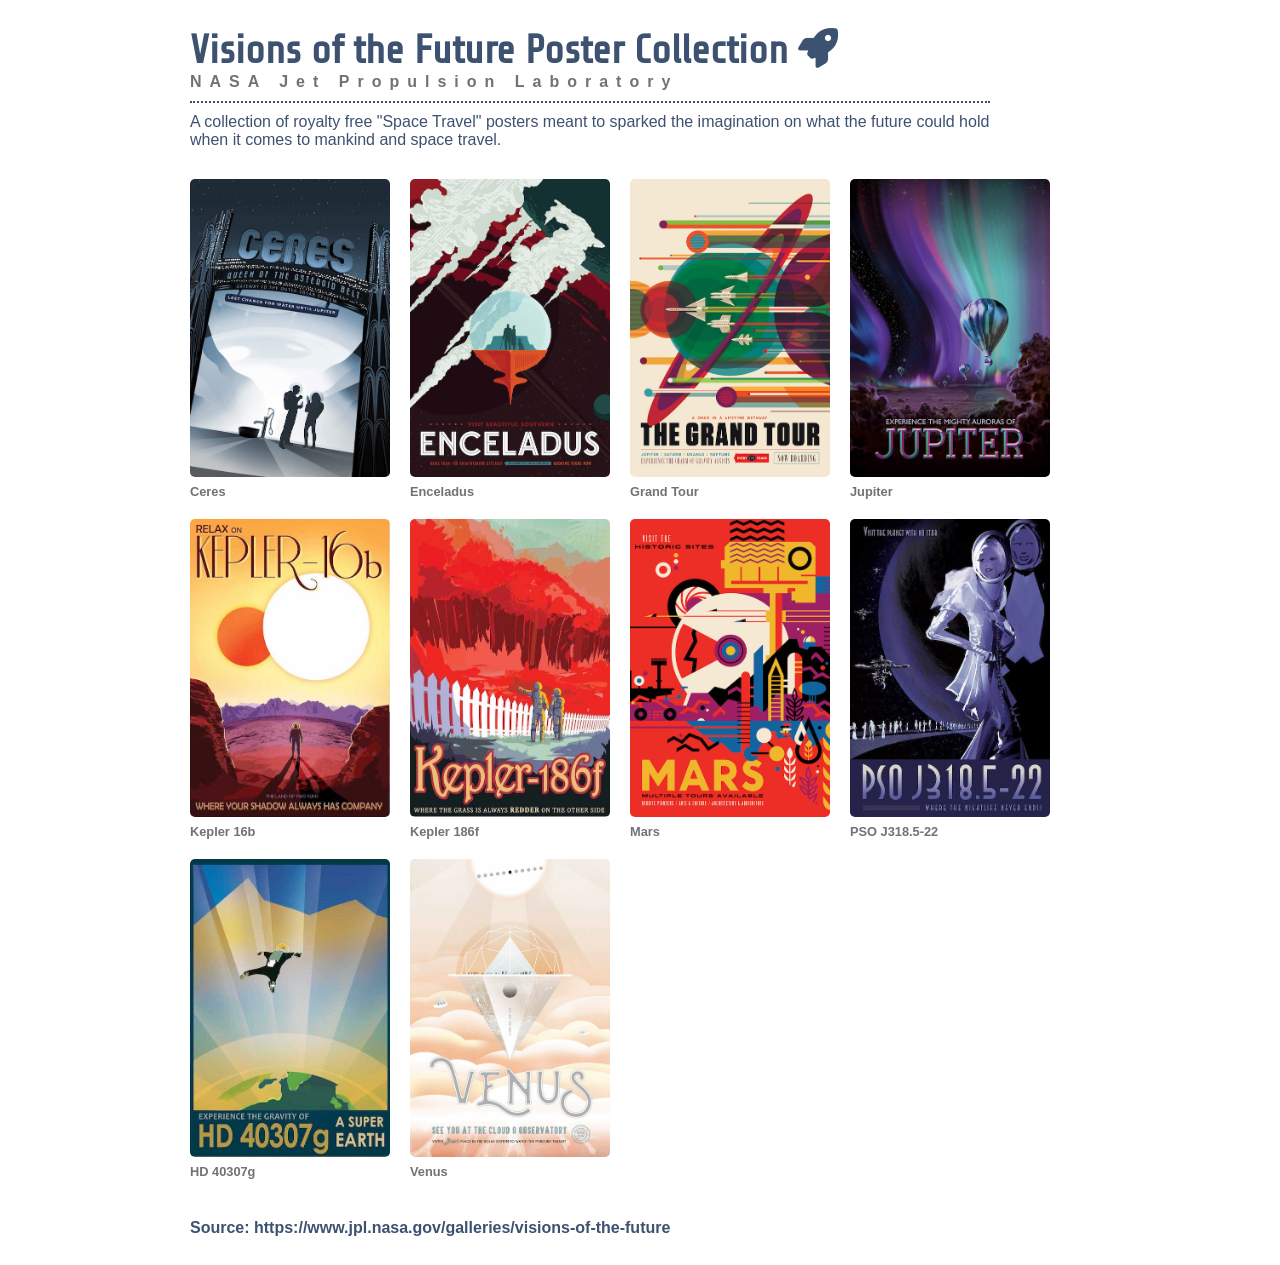
<file: index.html>
<!DOCTYPE html>
<html lang="en">
  <head>
    <meta charset="UTF-8">
    <meta name="viewport" content="width=device-width, initial-scale=1.0">
    <title>Image Gallery</title>
    <link rel="stylesheet" href="css/styles.css">
  </head>
  <body class="g-base">
    <div id="p-home">
      <header id="s-header">
        <div class="g-heading">Visions of the Future Poster Collection <i class="fa-solid fa-rocket"></i></div>
        <div class="g-sub-heading">NASA Jet Propulsion Laboratory</div>
      </header>

      <aside id="s-aside">
        A collection of royalty free "Space Travel" posters meant to sparked the imagination on what the future could hold when it comes to mankind and space travel.
      </aside>

      <main id="s-thumbnail-links">
        <figure>
          <a href="thumb01.htm"><img src="images/ceres.jpg" id="featured" width="200" height="298" alt="Ceres Space Travel Poster"></a>
          <figcaption>Ceres</figcaption>
        </figure>

        <figure>
          <a href="thumb02.htm"><img src="images/enceladus.jpg" width="200" height="298" alt="Enceladus Space Travel Poster"></a>
          <figcaption>Enceladus</figcaption>
        </figure>

        <figure>
          <a href="thumb03.htm"><img src="images/grand_tour.jpg" width="200" height="298" alt="Grand Tour Space Travel Poster"></a>
          <figcaption>Grand Tour</figcaption>
        </figure>

        <figure>
          <a href="thumb04.htm"><img src="images/jupiter.jpg" width="200" height="298" alt="Jupiter Space Travel Poster"></a>
          <figcaption>Jupiter</figcaption>
        </figure>

        <figure>
          <a href="thumb05.htm"><img src="images/kepler16b.jpg" width="200" height="298" alt="kepler 16b Space Travel Poster"></a>
          <figcaption>Kepler 16b</figcaption>
        </figure>

        <figure>
          <a href="thumb06.htm"><img src="images/kepler186f.jpg" width="200" height="298" alt="kepler 186f Space Travel Poster"></a>
          <figcaption>Kepler 186f</figcaption>
        </figure>

        <figure>
          <a href="thumb07.htm"><img src="images/mars.jpg" width="200" height="298" alt="Mars Space Travel Poster"></a>
          <figcaption>Mars</figcaption>
        </figure>

        <figure>
          <a href="thumb08.htm"><img src="images/nightlife.jpg" width="200" height="298" alt="PSO J319.5-22 Space Travel Poster"></a>
          <figcaption>PSO J318.5-22</figcaption>
        </figure>

        <figure>
          <a href="thumb09.htm"><img src="images/superearth.jpg" width="200" height="298" alt="HD 40307g Space Travel Poster"></a>
          <figcaption>HD 40307g</figcaption>
        </figure>

        <figure>
          <a href="thumb10.htm"><img src="images/venus.jpg" width="200" height="298" alt="Venus Space Travel Poster"></a>
          <figcaption>Venus</figcaption>
        </figure>
      </main>
      
      <footer id="s-footer">
        Source: <a href="https://www.jpl.nasa.gov/galleries/visions-of-the-future" target="_blank">https://www.jpl.nasa.gov/galleries/visions-of-the-future</a>
      </footer>
    </div>
  </body>
</html>
</file>
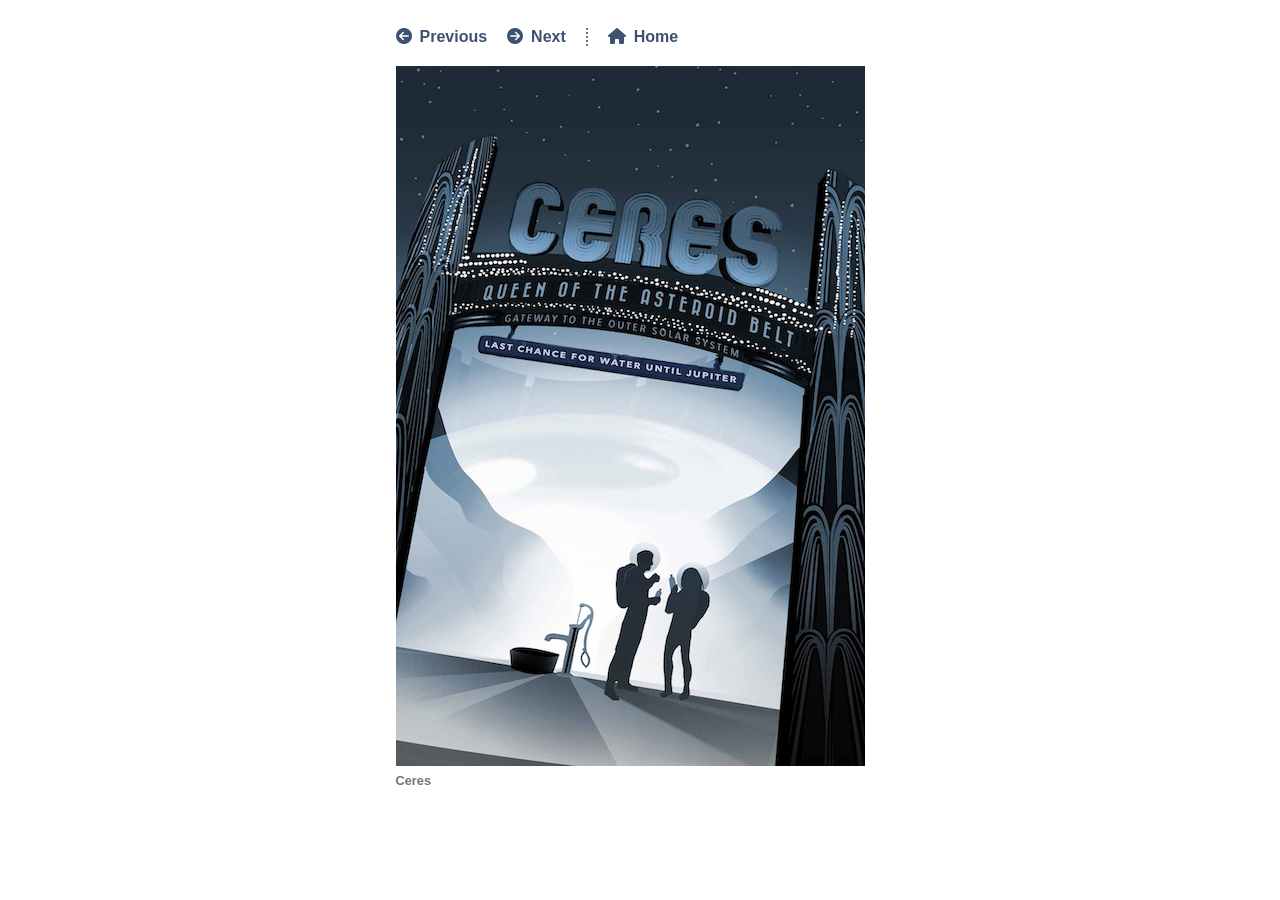
<file: thumb01.htm>
<!DOCTYPE html>
<html lang="en">
  <head>
    <meta charset="UTF-8">
    <meta name="viewport" content="width=device-width, initial-scale=1.0">
    <title>Image Gallery</title>
    <link rel="stylesheet" href="css/styles.css">
  </head>
  <body class="g-base">
    <main id="p-poster">
      <nav id="s-navigation">
        <div class="nav-link">
          <a href="thumb10.htm"><i class="fa-solid fa-arrow-circle-left"></i>Previous</a>
        </div>
        <div class="nav-link">
          <a href="thumb02.htm"><i class="fa-solid fa-arrow-circle-right"></i>Next</a>
        </div>
        <div class="nav-link">
          <a href="index.html"><i class="fa-solid fa-home"></i>Home</a>
        </div>
      </nav>
      <div id="s-image">
        <figure>
          <img src="images/ceres.jpg" width="469" height="700" alt="Ceres Space Travel Poster" class="full-image">
          <figcaption>Ceres</figcaption>
        </figure>
      </div>
    </main>
  </body>
</html>
</file>
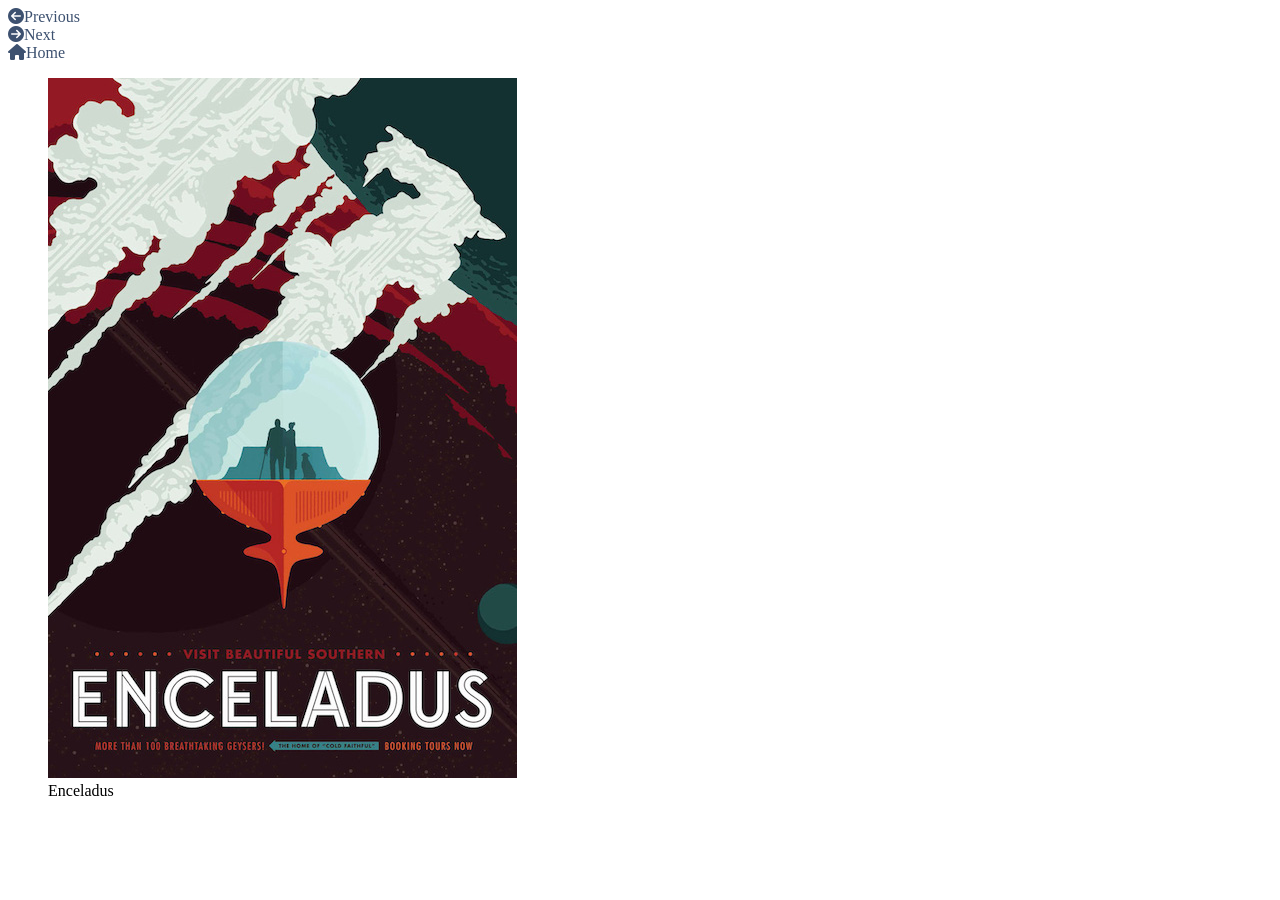
<file: thumb02.htm>
<!DOCTYPE html>
<html lang="en">
  <head>
    <meta charset="UTF-8">
    <meta name="viewport" content="width=device-width, initial-scale=1.0">
    <title>Image Gallery</title>
    <link rel="stylesheet" href="css/styles.css">
  </head>
  <body>
    <main id="full-image">
      <nav>
        <div class="nav-link">
          <a href="thumb01.htm"><i class="fa-solid fa-arrow-circle-left"></i>Previous</a>
        </div>
        <div class="nav-link">
          <a href="thumb03.htm"><i class="fa-solid fa-arrow-circle-right"></i>Next</a>
        </div>
        <div class="nav-link">
          <a href="index.html"><i class="fa-solid fa-home"></i>Home</a>
        </div>
      </nav>
      <figure>
        <img src="images/enceladus.jpg" width="469" height="700" class="full-image" alt="Enceladus Space Travel Poster">
        <figcaption>Enceladus</figcaption>
      </figure>
    </main>
  </body>
</html>
</file>
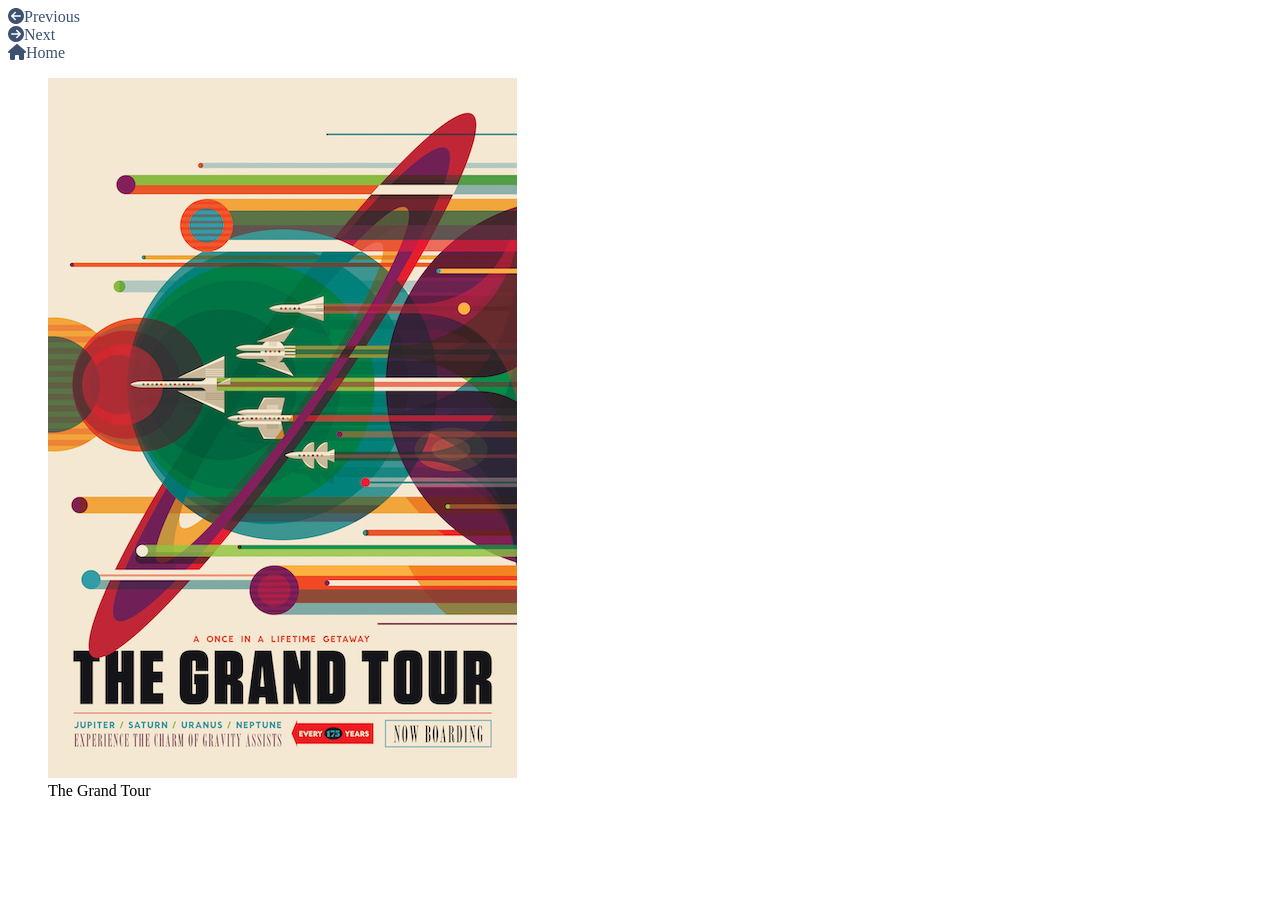
<file: thumb03.htm>
<!DOCTYPE html>
<html lang="en">
  <head>
    <meta charset="UTF-8">
    <meta name="viewport" content="width=device-width, initial-scale=1.0">
    <title>Image Gallery</title>
    <link rel="stylesheet" href="css/styles.css">
  </head>
  <body>
    <main id="full-image">
      <nav>
        <div class="nav-link">
          <a href="thumb02.htm"><i class="fa-solid fa-arrow-circle-left"></i>Previous</a>
        </div>
        <div class="nav-link">
          <a href="thumb04.htm"><i class="fa-solid fa-arrow-circle-right"></i>Next</a>
        </div>
        <div class="nav-link">
          <a href="index.html"><i class="fa-solid fa-home"></i>Home</a>
        </div>
      </nav>
      <figure>
        <img src="images/grand_tour.jpg" width="469" height="700" class="full-image" alt="The Grand Tour Space Travel Poster">
        <figcaption>The Grand Tour</figcaption>
      </figure>
    </main>
  </body>
</html>
</file>
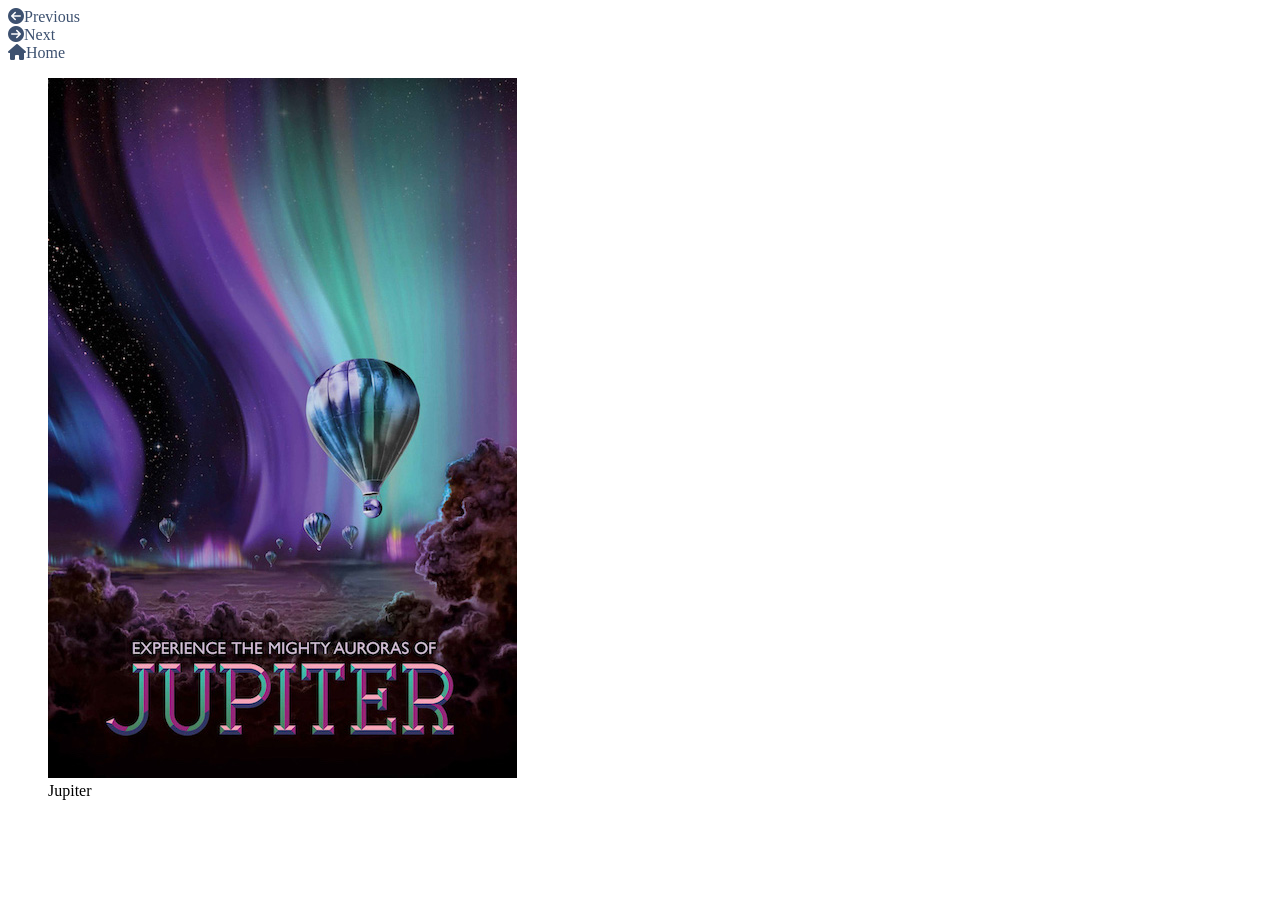
<file: thumb04.htm>
<!DOCTYPE html>
<html lang="en">
  <head>
    <meta charset="UTF-8">
    <meta name="viewport" content="width=device-width, initial-scale=1.0">
    <title>Image Gallery</title>
    <link rel="stylesheet" href="css/styles.css">
  </head>
  <body>
    <main id="full-image">
      <nav>
        <div class="nav-link">
          <a href="thumb03.htm"><i class="fa-solid fa-arrow-circle-left"></i>Previous</a>
        </div>
        <div class="nav-link">
          <a href="thumb05.htm"><i class="fa-solid fa-arrow-circle-right"></i>Next</a>
        </div>
        <div class="nav-link">
          <a href="index.html"><i class="fa-solid fa-home"></i>Home</a>
        </div>
      </nav>
      <figure>
        <img src="images/jupiter.jpg" width="469" height="700" class="full-image" alt="Jupiter Space Travel Poster">
        <figcaption>Jupiter</figcaption>
      </figure>
    </main>
  </body>
</html>
</file>
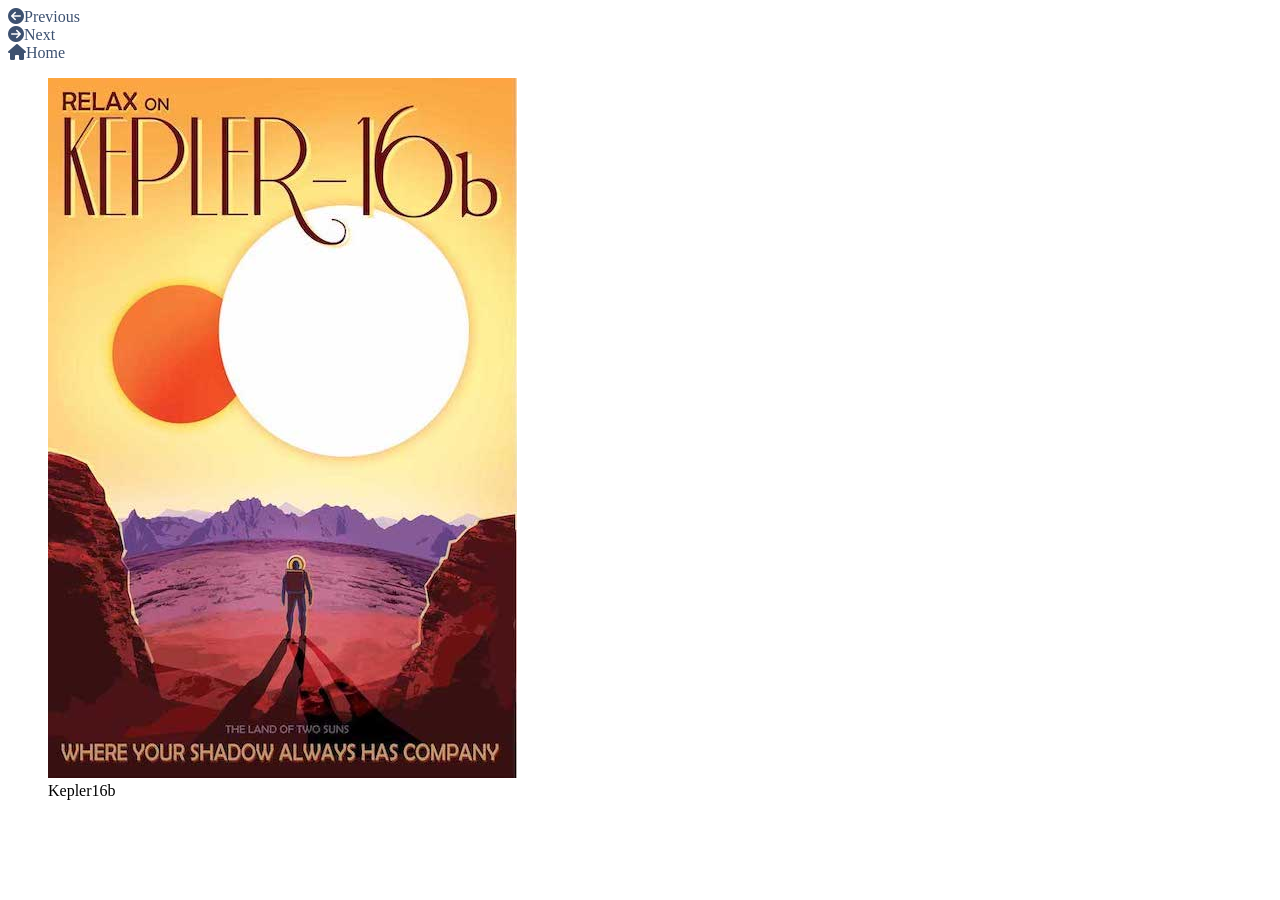
<file: thumb05.htm>
<!DOCTYPE html>
<html lang="en">
  <head>
    <meta charset="UTF-8">
    <meta name="viewport" content="width=device-width, initial-scale=1.0">
    <title>Image Gallery</title>
    <link rel="stylesheet" href="css/styles.css">
  </head>
  <body>
    <main id="full-image">
      <nav>
        <div class="nav-link">
          <a href="thumb04.htm"><i class="fa-solid fa-arrow-circle-left"></i>Previous</a>
        </div>
        <div class="nav-link">
          <a href="thumb06.htm"><i class="fa-solid fa-arrow-circle-right"></i>Next</a>
        </div>
        <div class="nav-link">
          <a href="index.html"><i class="fa-solid fa-home"></i>Home</a>
        </div>
      </nav>
      <figure>
        <img src="images/kepler16b.jpg" width="469" height="700" class="full-image" alt="Kepler16b Space Travel Poster">
        <figcaption>Kepler16b</figcaption>
      </figure>
    </main>
  </body>
</html>
</file>
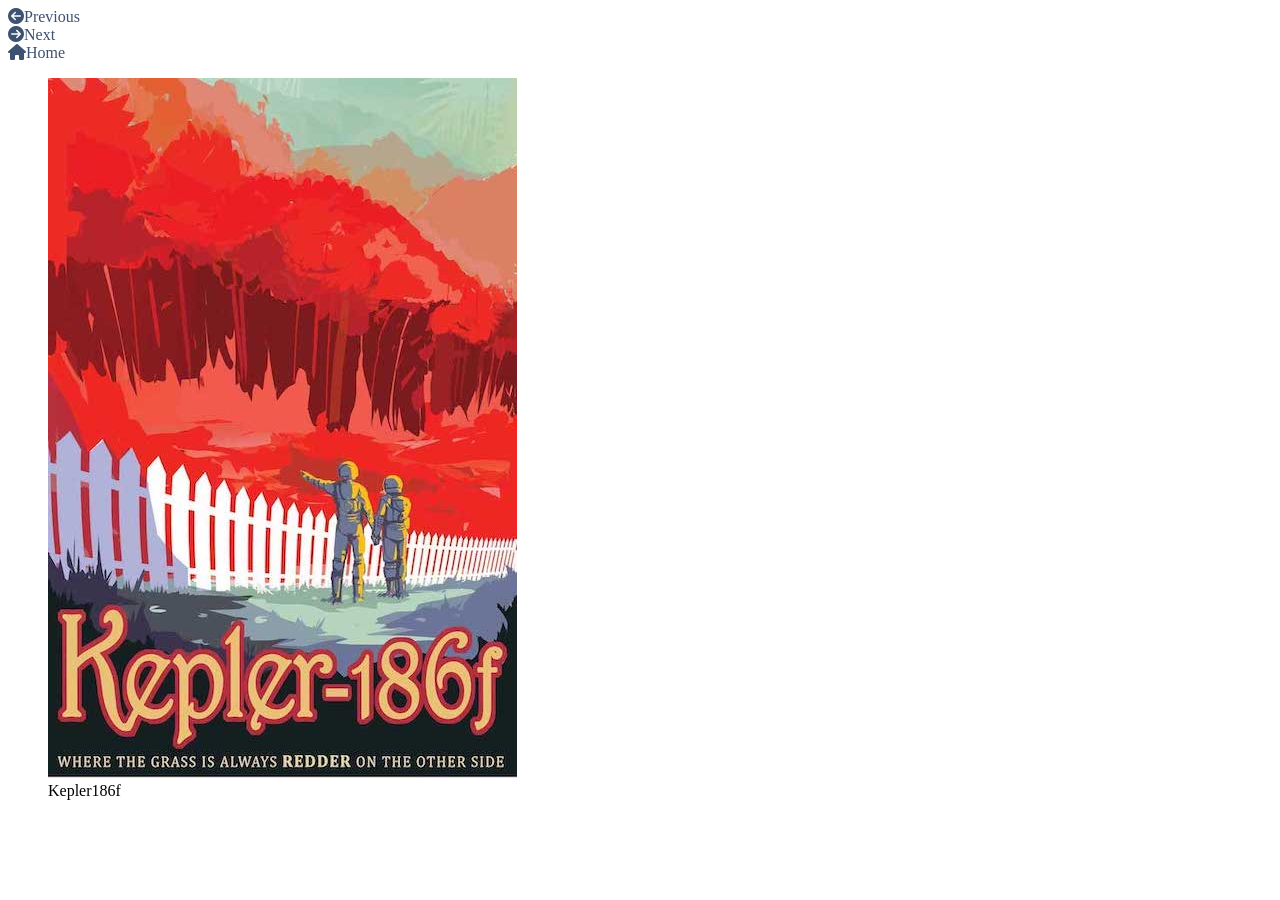
<file: thumb06.htm>
<!DOCTYPE html>
<html lang="en">
  <head>
    <meta charset="UTF-8">
    <meta name="viewport" content="width=device-width, initial-scale=1.0">
    <title>Image Gallery</title>
    <link rel="stylesheet" href="css/styles.css">
  </head>
  <body>
    <main id="full-image">
      <nav>
        <div class="nav-link">
          <a href="thumb05.htm"><i class="fa-solid fa-arrow-circle-left"></i>Previous</a>
        </div>
        <div class="nav-link">
          <a href="thumb07.htm"><i class="fa-solid fa-arrow-circle-right"></i>Next</a>
        </div>
        <div class="nav-link">
          <a href="index.html"><i class="fa-solid fa-home"></i>Home</a>
        </div>
      </nav>
      <figure>
        <img src="images/kepler186f.jpg" width="469" height="700" class="full-image" alt="Kepler186f Space Travel Poster">
        <figcaption>Kepler186f</figcaption>
      </figure>
    </main>
  </body>
</html>
</file>
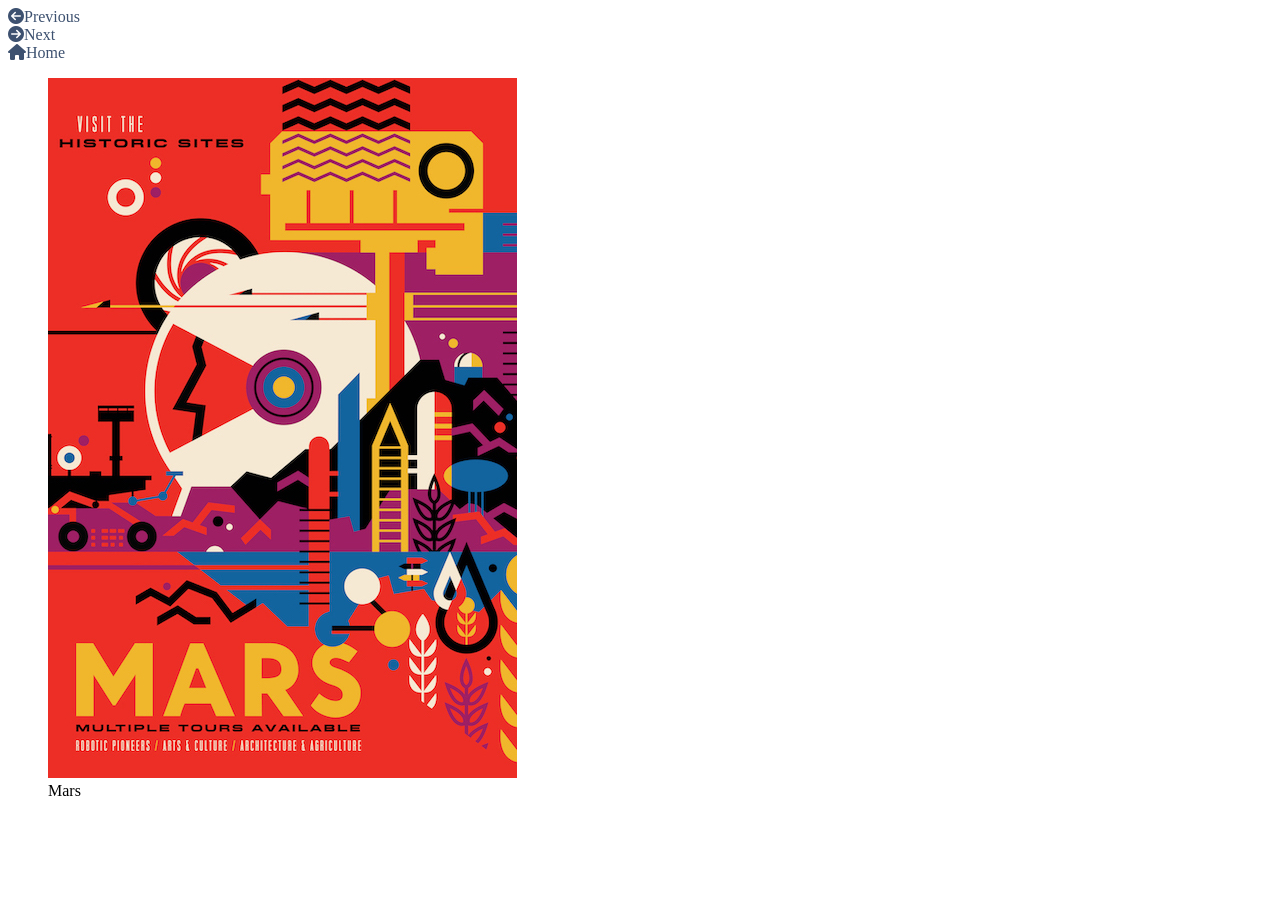
<file: thumb07.htm>
<!DOCTYPE html>
<html lang="en">
  <head>
    <meta charset="UTF-8">
    <meta name="viewport" content="width=device-width, initial-scale=1.0">
    <title>Image Gallery</title>
    <link rel="stylesheet" href="css/styles.css">
  </head>
  <body>
    <main id="full-image">
      <nav>
        <div class="nav-link">
          <a href="thumb06.htm"><i class="fas fa-arrow-circle-left"></i>Previous</a>
        </div>
        <div class="nav-link">
          <a href="thumb08.htm"><i class="fas fa-arrow-circle-right"></i>Next</a>
        </div>
        <div class="nav-link">
          <a href="index.html"><i class="fas fa-home"></i>Home</a>
        </div>
      </nav>
      <figure>
        <img src="images/mars.jpg" width="469" height="700" class="full-image" alt="Mars Space Travel Poster">
        <figcaption>Mars</figcaption>
      </figure>
    </main>
  </body>
</html>
</file>
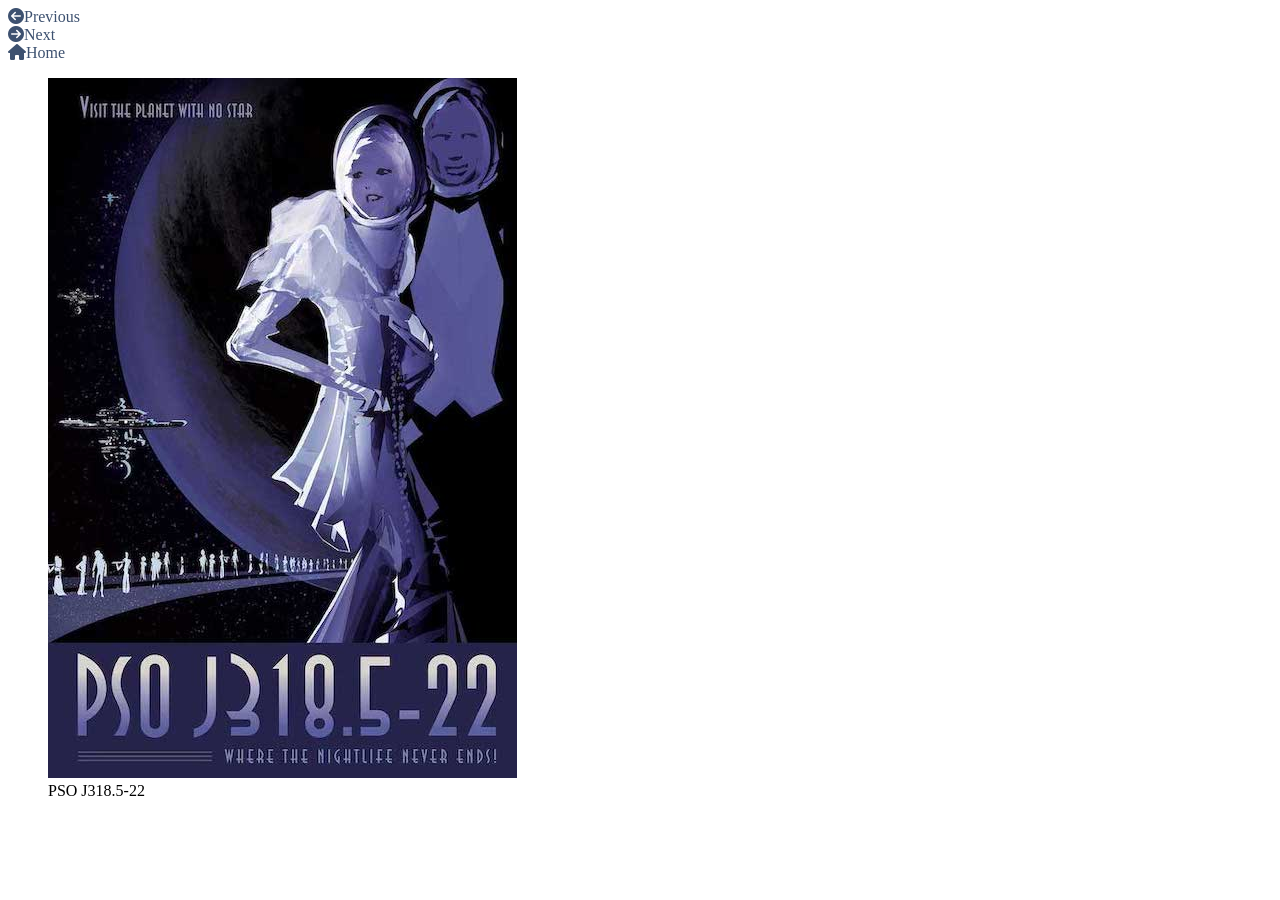
<file: thumb08.htm>
<!DOCTYPE html>
<html lang="en">
  <head>
    <meta charset="UTF-8">
    <meta name="viewport" content="width=device-width, initial-scale=1.0">
    <title>Image Gallery</title>
    <link rel="stylesheet" href="css/styles.css">
  </head>
  <body>
    <main id="full-image">
      <nav>
        <div class="nav-link">
          <a href="thumb07.htm"><i class="fa-solid fa-arrow-circle-left"></i>Previous</a>
        </div>
        <div class="nav-link">
          <a href="thumb09.htm"><i class="fa-solid fa-arrow-circle-right"></i>Next</a>
        </div>
        <div class="nav-link">
          <a href="index.html"><i class="fa-solid fa-home"></i>Home</a>
        </div>
      </nav>
      <figure>
        <img src="images/nightlife.jpg" width="469" height="700" class="full-image" alt="PSO J318.5-22 Space Travel Poster">
        <figcaption>PSO J318.5-22</figcaption>
      </figure>
    </main>
  </body>
</html>
</file>
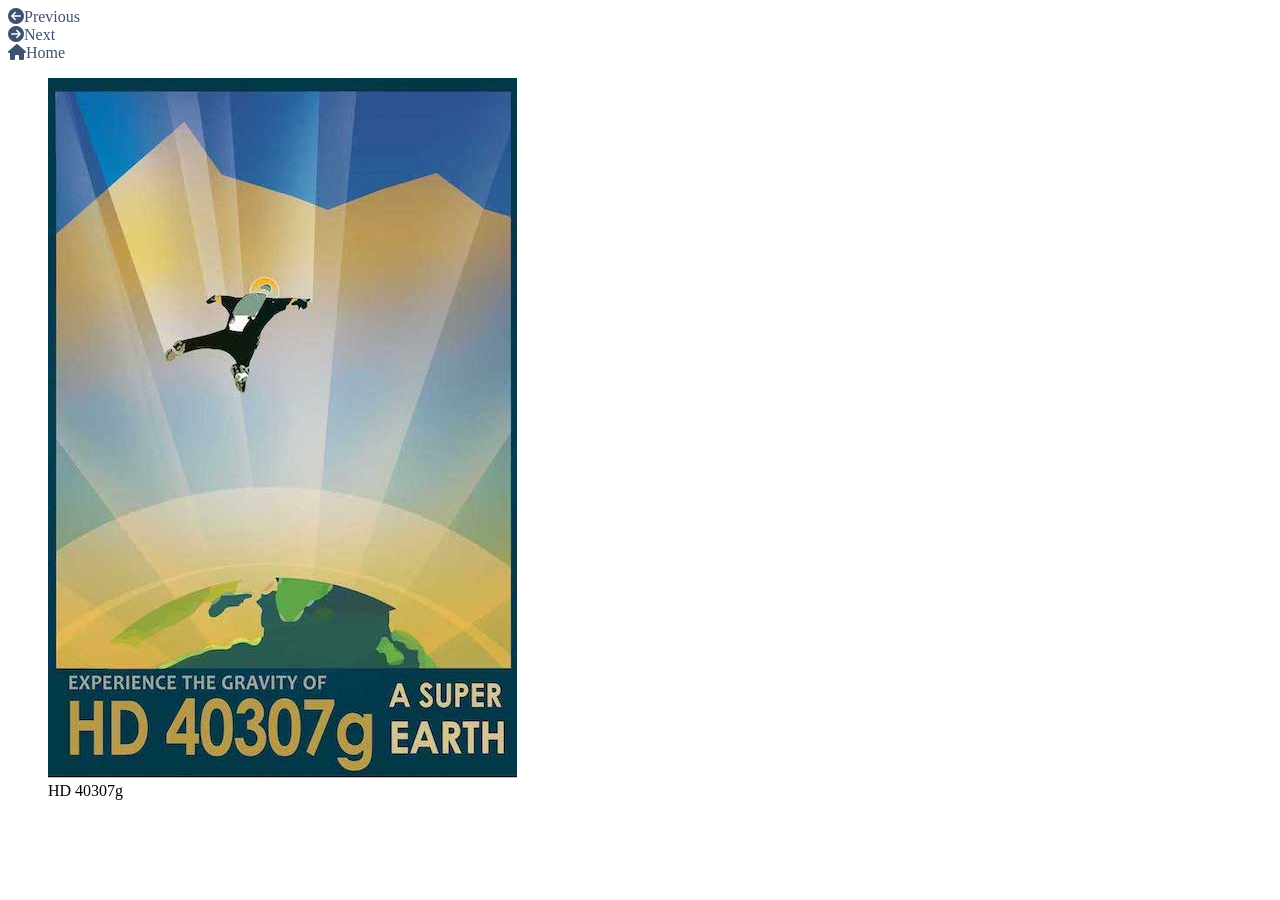
<file: thumb09.htm>
<!DOCTYPE html>
<html lang="en">
  <head>
    <meta charset="UTF-8">
    <meta name="viewport" content="width=device-width, initial-scale=1.0">
    <title>Image Gallery</title>
    <link rel="stylesheet" href="css/styles.css">
  </head>
  <body>
    <main id="full-image">
      <nav>
        <div class="nav-link">
          <a href="thumb08.htm"><i class="fa-solid fa-arrow-circle-left"></i>Previous</a>
        </div>
        <div class="nav-link">
          <a href="thumb10.htm"><i class="fa-solid fa-arrow-circle-right"></i>Next</a>
        </div>
        <div class="nav-link">
          <a href="index.html"><i class="fa-solid fa-home"></i>Home</a>
        </div>
      </nav>
      <figure>
        <img src="images/superearth.jpg" width="469" height="700" class="full-image" alt="HD 40307g Space Travel Poster">
        <figcaption>HD 40307g</figcaption>
      </figure>
    </main>
  </body>
</html>
</file>
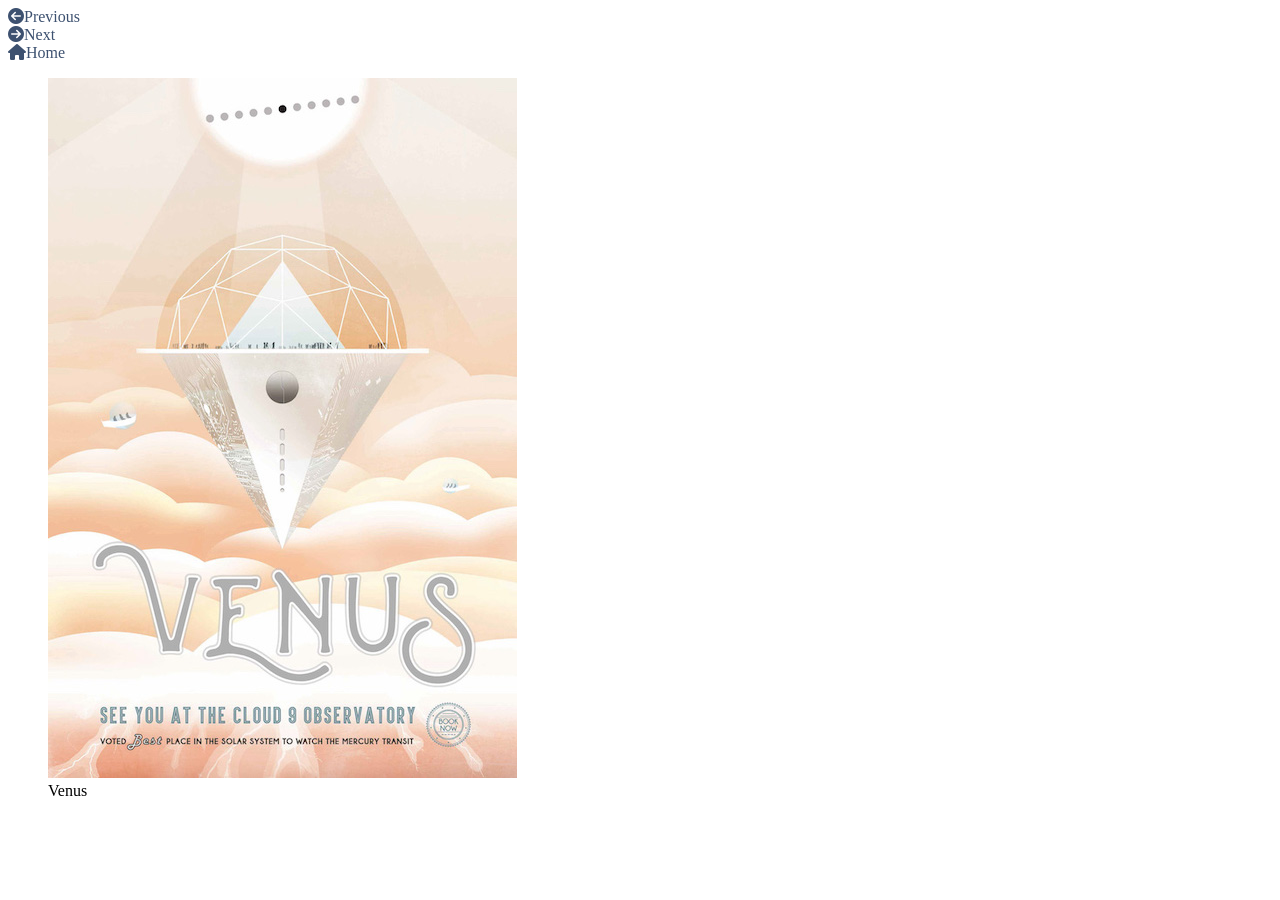
<file: thumb10.htm>
<!DOCTYPE html>
<html lang="en">
  <head>
    <meta charset="UTF-8">
    <meta name="viewport" content="width=device-width, initial-scale=1.0">
    <title>Image Gallery</title>
    <link rel="stylesheet" href="css/styles.css">
  </head>
  <body>
    <main id="full-image">
      <nav>
        <div class="nav-link">
          <a href="thumb09.htm"><i class="fa-solid fa-arrow-circle-left"></i>Previous</a>
        </div>
        <div class="nav-link">
          <a href="thumb01.htm"><i class="fa-solid fa-arrow-circle-right"></i>Next</a>
        </div>
        <div class="nav-link">
          <a href="index.html"><i class="fa-solid fa-home"></i>Home</a>
        </div>
      </nav>
      <figure>
        <img src="images/venus.jpg" width="469" height="700" class="full-image" alt="Venus Space Travel Poster">
        <figcaption>Venus</figcaption>
      </figure>
    </main>
  </body>
</html>
</file>
<file: css/styles.css>
/* importing google web font */
@import url('https://fonts.googleapis.com/css2?family=Share+Tech&display=swap');
/* importing Font Awesome CSS library */
@import url("https://cdn.jsdelivr.net/npm/@fortawesome/fontawesome-free@6/css/all.min.css");

:root {
    --base-color: #3D5170;
    --accent-color: #6f7276;
}

/* ------------------------------------------------------------------ global styling */
.g-base {
    background-color: #FFFFFF;
    color: var(--base-color);
    font-family: Arial, Helvetica, sans-serif;
    padding: 20px;

    display: flex;
    justify-content: center;
    align-items: center;
}

.g-heading {
    font-family: "share tech";
    font-size: 2.5rem;
    font-weight: bold;
}

.g-sub-heading {
    letter-spacing: 8px;
    font-weight: 600;
    color: var(--accent-color);
}

a {
    text-decoration: none;
    color: var(--base-color);

    &:visited {
        color: var(--base-color);
    }

    &:hover {
        text-decoration: underline;
    }
}

/*----------------------------------------------- page / section styling */



/* ----------------------------------------------------------------- multipage styling */

#p-home #s-thumbnail-links figure,
#p-poster #s-image figure {
    margin: 0px;
    padding-bottom: 20px;
    padding-right: 20px;
}

#p-home #s-thumbnail-links figcaption,
#p-poster #s-image figcaption {
    font-size: 0.8rem;
    font-weight: 900;
    color: var(--accent-color);
    padding-top: 3px;
}


/* ------------------------------------------------------- p-home styling */



#p-home #s-footer {
    padding-top: 20px;
    font-weight: bold;
}

#p-home #s-aside {
    max-width: 800px;
    padding-top: 10px;
    padding-bottom: 10px;
    border-top: dotted 2px var(--base-color);
    margin-top: 10px;
}

#p-home #s-thumbnail-links {
    max-width: 900px;
    padding-top: 20px;
    display: flex;
    flex-direction: row;
    flex-wrap: wrap;
}

#p-home #s-thumbnail-links img {
    border-radius: 5px;
    width: 200px;
    height: 298px;
}


/* --------------------------------------------------------- p-poster styling */



#p-poster #s-navigation {
    padding-bottom: 20px;
    display: flex;
}

#p-poster #s-navigation i {
    padding-right: 8px;
}

#p-poster #s-navigation .nav-link {
    padding-right: 20px;
    font-weight: bold;
}

#p-poster #s-navigation .nav-link:nth-of-type(3) {
    padding-left: 20px;
    border-left: 2px dotted var(--accent-color);
}


#p-poster #s-navigation nav a:hover {
    color: #6f7276;
}


#p-poster #s-navigation .full-image {
    width: 469px;
    height: 700px;
}

@media (max-width: 500px) {
    #p-home #s-thumbnails-links {
        flex-direction: column;
        align-items: center;
    }

    #p-home #s-thumbnails-linksfigure {
        padding-right: 0px;
    }

    #p-poster #s-image .full-image {
        width: 300px;
        height: 450px;
    }
}
</file>
